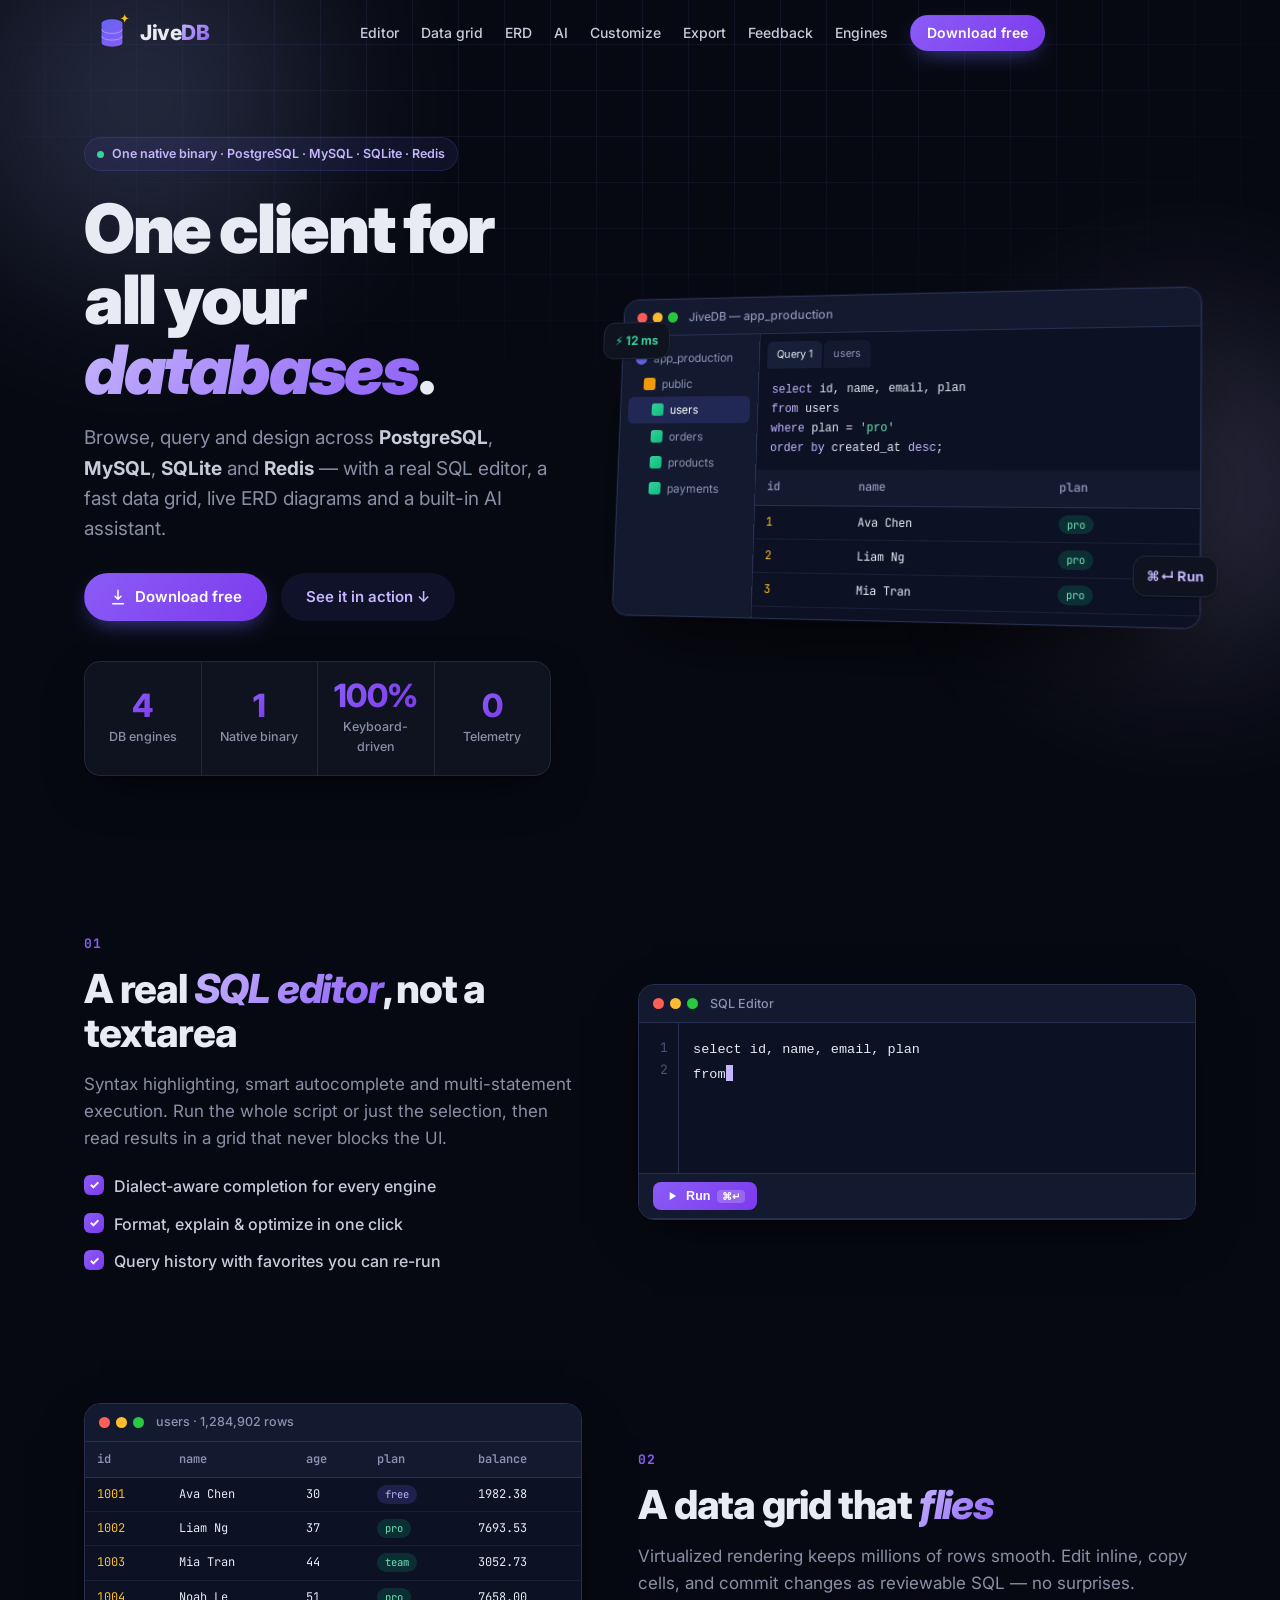
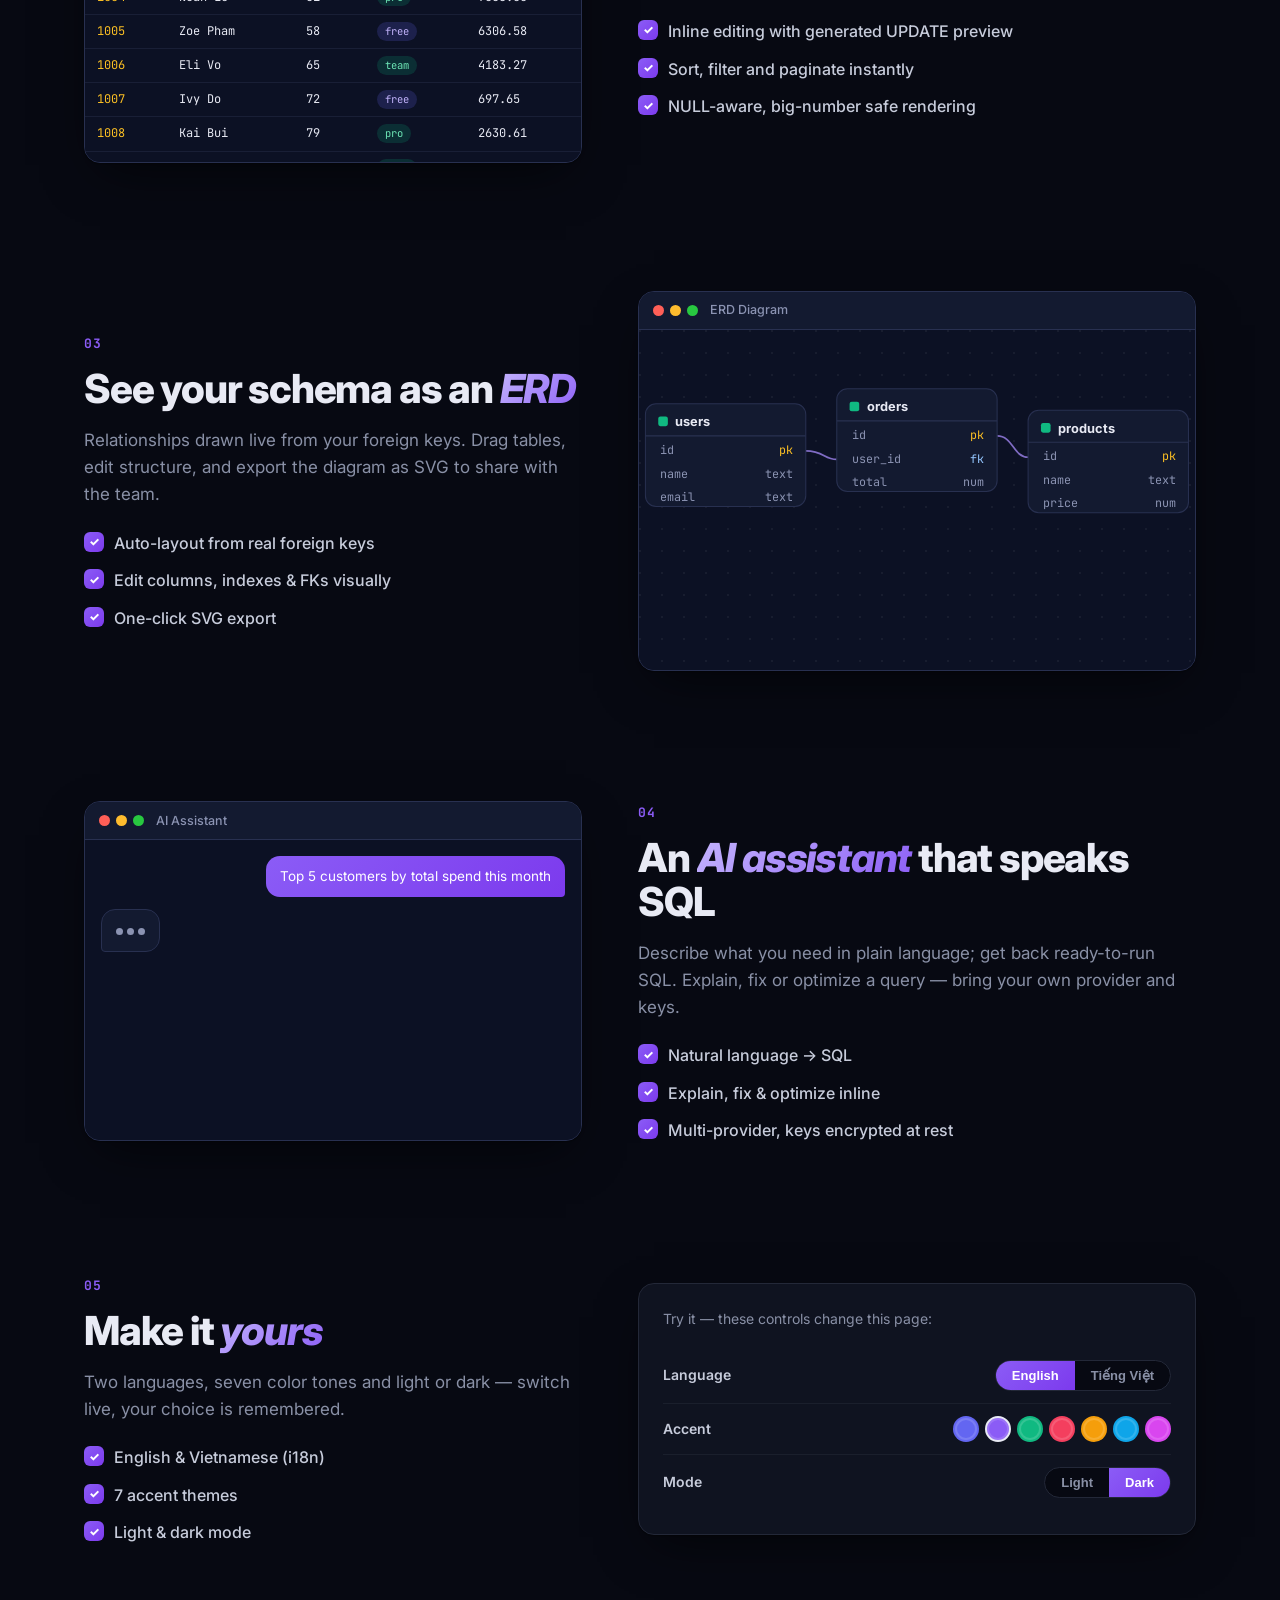
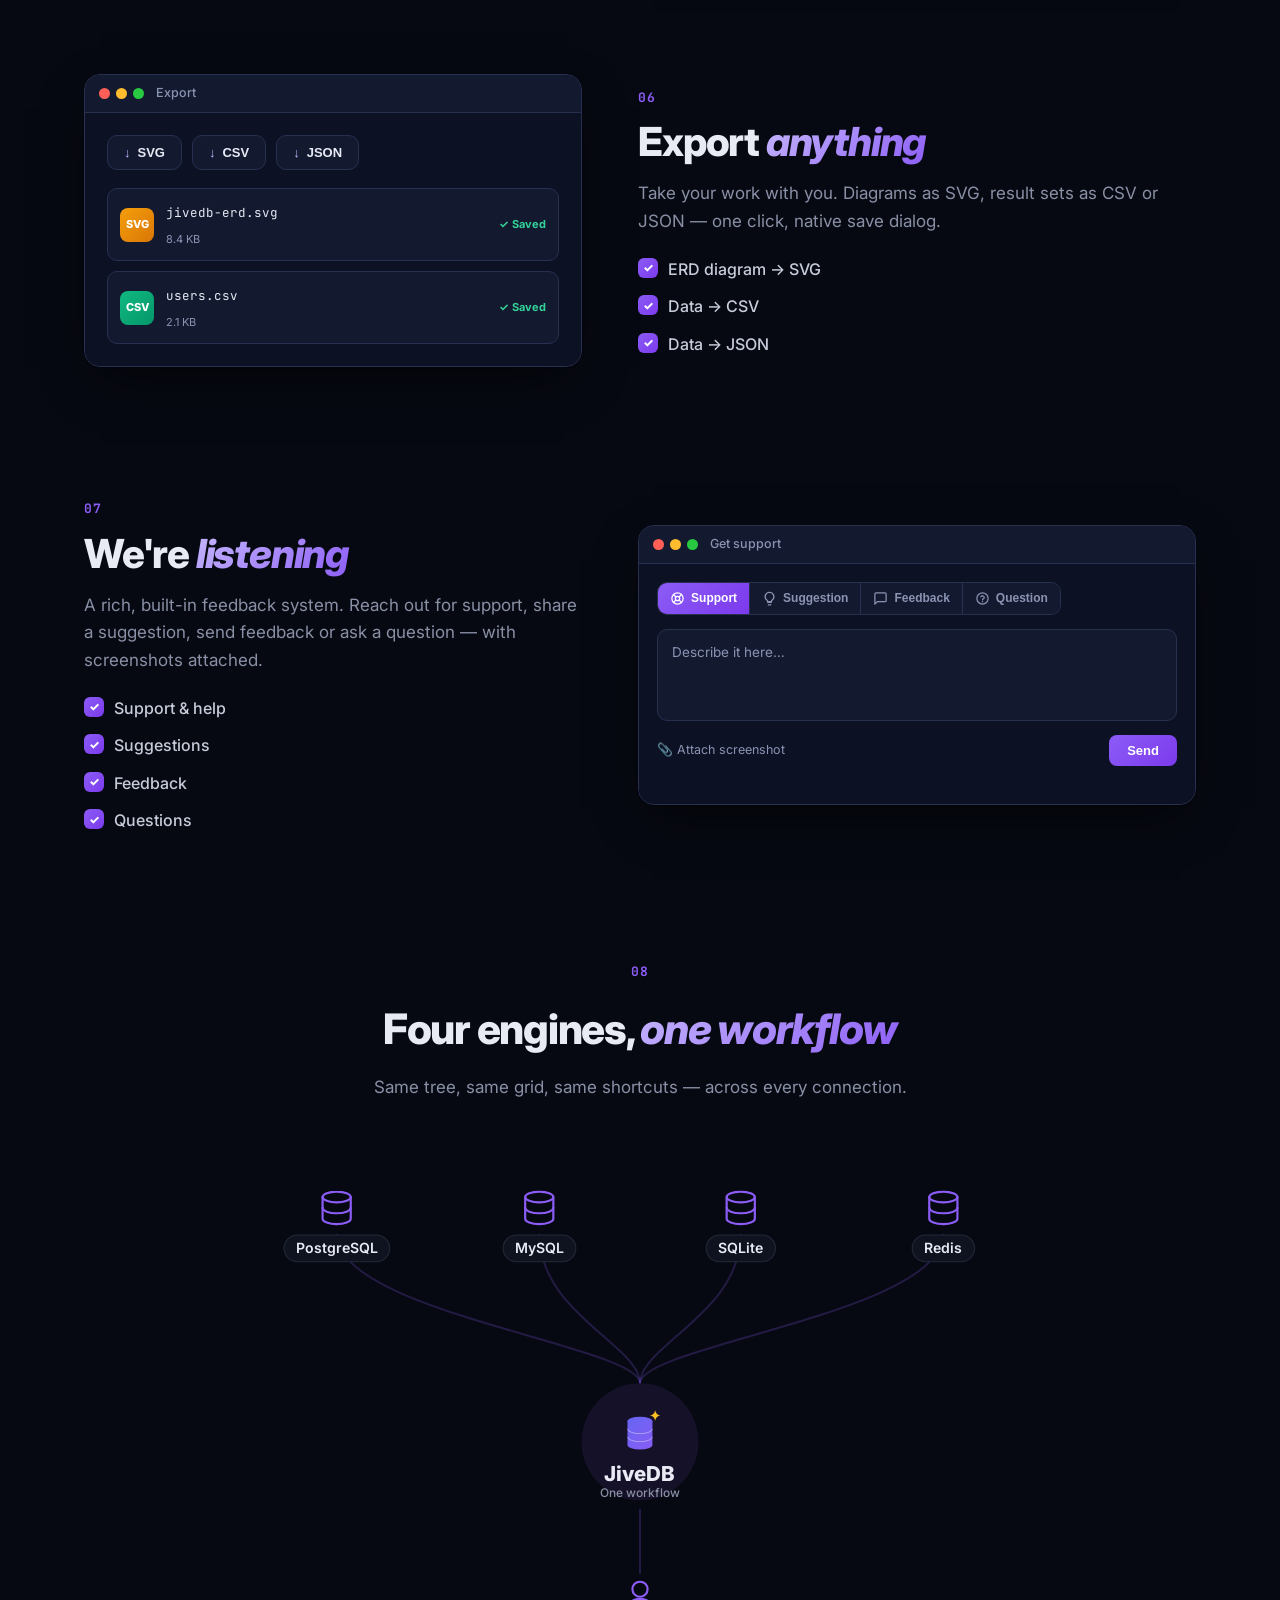
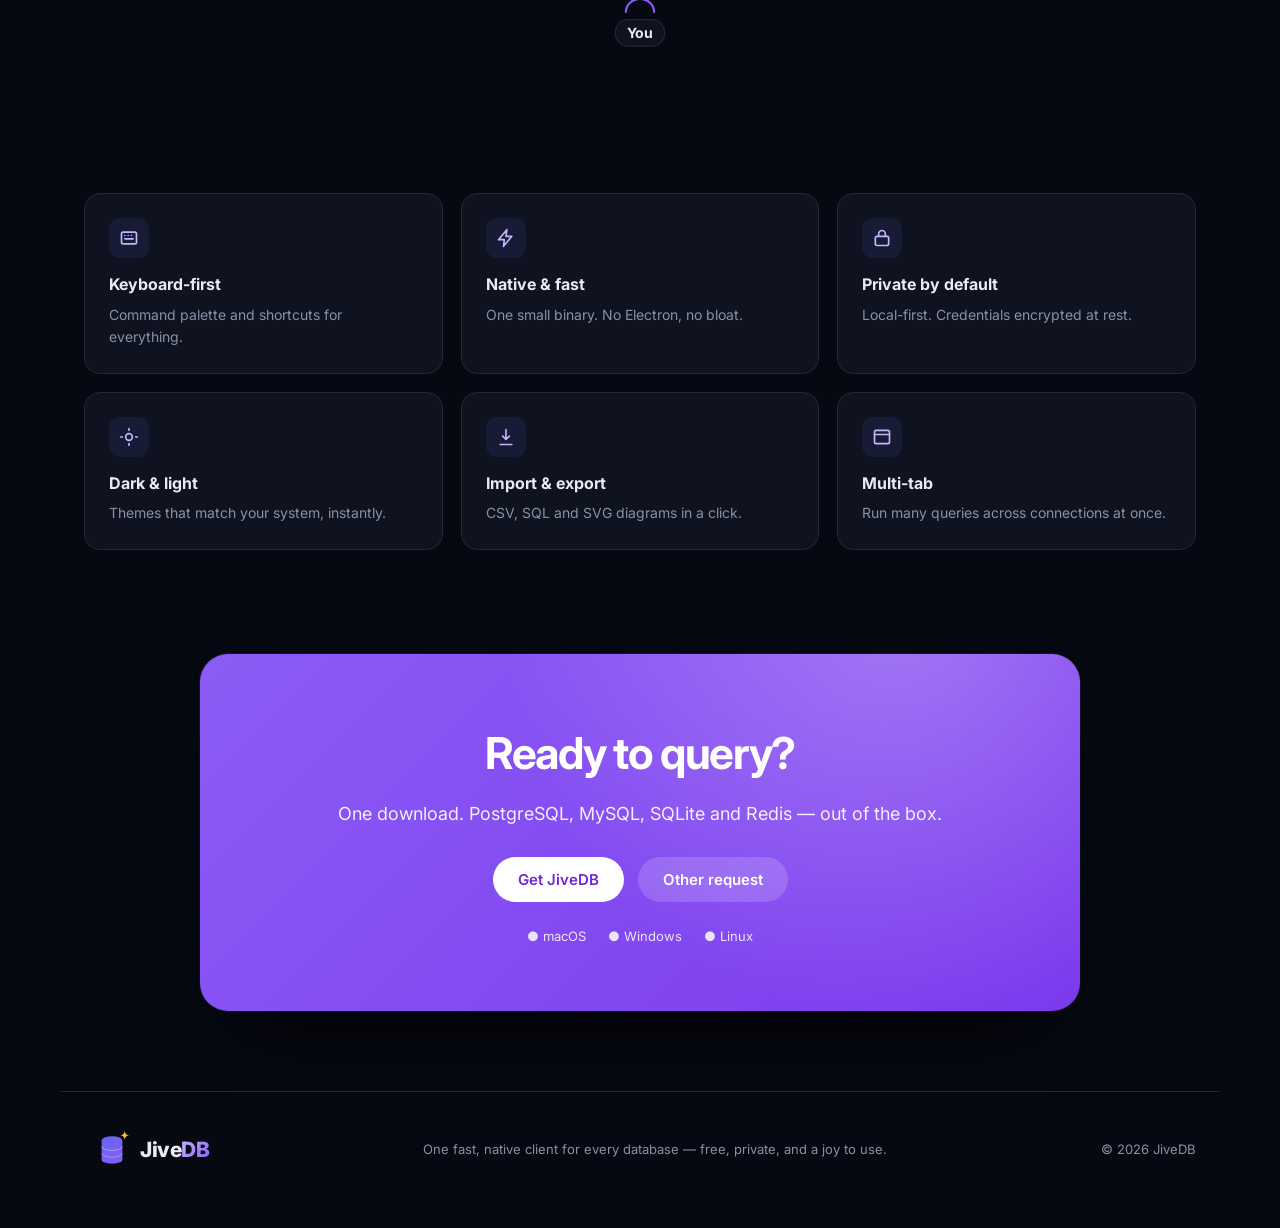
<file: docs/landing/index.html>
<!doctype html>
<html lang="en" data-theme="dark" data-accent="violet">
  <head>
    <meta charset="UTF-8" />
    <meta name="viewport" content="width=device-width, initial-scale=1.0" />

    <!-- Primary meta -->
    <title>JiveDB — One client for all your databases</title>
    <meta name="title" content="JiveDB — One client for all your databases" />
    <meta name="description" content="JiveDB is a fast, native desktop client for PostgreSQL, MySQL, SQLite and Redis — with a real SQL editor, a fast data grid, live ERD diagrams and a built-in AI assistant." />
    <meta name="keywords" content="JiveDB, database client, SQL editor, PostgreSQL, MySQL, SQLite, Redis, ERD diagram, data grid, native database GUI, cross-platform" />
    <meta name="author" content="JiveDB" />
    <meta name="application-name" content="JiveDB" />
    <meta name="robots" content="index, follow, max-image-preview:large, max-snippet:-1, max-video-preview:-1" />
    <link rel="canonical" href="https://jivedb.com/" />

    <!-- Favicons -->
    <link rel="icon" href="../brand/favicons/favicon.ico" sizes="any" />
    <link rel="icon" href="../brand/favicon.svg" type="image/svg+xml" />
    <link rel="icon" type="image/png" sizes="16x16" href="../brand/favicons/favicon-16x16.png" />
    <link rel="icon" type="image/png" sizes="32x32" href="../brand/favicons/favicon-32x32.png" />
    <link rel="icon" type="image/png" sizes="96x96" href="../brand/favicons/favicon-96x96.png" />
    <link rel="apple-touch-icon" sizes="180x180" href="../brand/favicons/apple-touch-icon.png" />
    <link rel="manifest" href="../brand/favicons/site.webmanifest" />

    <!-- Platform / PWA -->
    <meta name="theme-color" content="#0B1020" media="(prefers-color-scheme: dark)" />
    <meta name="theme-color" content="#F6F8FC" media="(prefers-color-scheme: light)" />
    <meta name="apple-mobile-web-app-title" content="JiveDB" />
    <meta name="mobile-web-app-capable" content="yes" />

    <!-- Open Graph -->
    <meta property="og:type" content="website" />
    <meta property="og:site_name" content="JiveDB" />
    <meta property="og:title" content="JiveDB — One client for all your databases" />
    <meta property="og:description" content="A fast, native client for PostgreSQL, MySQL, SQLite & Redis — SQL editor, data grid, ERD diagrams and an AI assistant." />
    <meta property="og:url" content="https://jivedb.com/" />
    <meta property="og:locale" content="en_US" />
    <meta property="og:locale:alternate" content="vi_VN" />
    <meta property="og:image" content="https://jivedb.com/og-image.jpg" />
    <meta property="og:image:width" content="1200" />
    <meta property="og:image:height" content="630" />
    <meta property="og:image:alt" content="JiveDB — one client for PostgreSQL, MySQL, SQLite & Redis" />

    <!-- Twitter / X -->
    <meta name="twitter:card" content="summary_large_image" />
    <meta name="twitter:title" content="JiveDB — One client for all your databases" />
    <meta name="twitter:description" content="A fast, native client for PostgreSQL, MySQL, SQLite & Redis — SQL editor, data grid, ERD diagrams and an AI assistant." />
    <meta name="twitter:image" content="https://jivedb.com/og-image.jpg" />

    <!-- Fonts + styles -->
    <link rel="preconnect" href="https://fonts.googleapis.com" />
    <link rel="preconnect" href="https://fonts.gstatic.com" crossorigin />
    <link
      href="https://fonts.googleapis.com/css2?family=Inter:wght@400;500;600;700;800;900&family=JetBrains+Mono:wght@400;500;700&display=swap"
      rel="stylesheet"
    />
    <link rel="stylesheet" href="css/styles.css" />

    <!-- Structured data -->
    <script type="application/ld+json">
      {
        "@context": "https://schema.org",
        "@type": "SoftwareApplication",
        "name": "JiveDB",
        "applicationCategory": "DeveloperApplication",
        "operatingSystem": "macOS, Windows, Linux",
        "description": "One client for all your databases — PostgreSQL, MySQL, SQLite & Redis. SQL editor, data grid, ERD diagrams and a built-in AI assistant.",
        "url": "https://jivedb.com/",
        "image": "https://jivedb.com/og-image.jpg",
        "offers": { "@type": "Offer", "price": "0", "priceCurrency": "USD" },
        "author": { "@type": "Organization", "name": "JiveDB", "url": "https://jivedb.com/" }
      }
    </script>
  </head>
  <body id="top">
    <!-- ── Background decor ─────────────────────────────────────────────── -->
    <div class="bg" aria-hidden="true">
      <div class="bg__grid"></div>
      <div class="bg__blob bg__blob--1"></div>
      <div class="bg__blob bg__blob--2"></div>
      <div class="bg__blob bg__blob--3"></div>
    </div>

    <!-- ── Nav ──────────────────────────────────────────────────────────── -->
    <header class="nav" id="nav">
      <div class="wrap nav__inner">
        <a class="brand" href="#top" aria-label="JiveDB home">
          <svg class="brand__mark" viewBox="0 0 512 512" width="56" height="56" aria-hidden="true">
            <defs>
              <linearGradient id="navMark" x1="146" y1="110" x2="366" y2="402" gradientUnits="userSpaceOnUse">
                <stop stop-color="#6366F1" />
                <stop offset="1" stop-color="#8B5CF6" />
              </linearGradient>
            </defs>
            <path d="M161 165 V347 A95 34 0 0 0 351 347 V165 Z" fill="url(#navMark)" />
            <ellipse cx="256" cy="165" rx="95" ry="34" fill="url(#navMark)" />
            <g fill="none" stroke="#fff" stroke-opacity=".5" stroke-width="6" stroke-linecap="round">
              <path d="M161 226 A95 34 0 0 0 351 226" />
              <path d="M161 287 A95 34 0 0 0 351 287" />
            </g>
            <path d="M372 82 C376 106 388 118 412 122 C388 126 376 138 372 162 C368 138 356 126 332 122 C356 118 368 106 372 82 Z" fill="#FBBF24" />
          </svg>
          <span class="brand__name">Jive<span class="brand__db">DB</span></span>
        </a>

        <nav class="nav__links" id="navLinks">
          <a href="#editor" data-i18n="nav_editor">Editor</a>
          <a href="#grid" data-i18n="nav_grid">Data grid</a>
          <a href="#erd">ERD</a>
          <a href="#ai">AI</a>
          <a href="#customize" data-i18n="nav_customize">Customize</a>
          <a href="#export" data-i18n="nav_export">Export</a>
          <a href="#feedback" data-i18n="nav_feedback">Feedback</a>
          <a href="#engines" data-i18n="nav_engines">Engines</a>

          <a class="btn btn--primary" href="#download" data-open="dlModal" data-i18n="nav_download">Download free</a>
        </nav>

        <button class="nav__toggle" id="navToggle" aria-label="Toggle menu" aria-expanded="false">
          <span class="bar"></span><span class="bar"></span><span class="bar"></span>
        </button>
      </div>
    </header>

    <main>
      <!-- ── Hero ───────────────────────────────────────────────────────── -->
      <section class="hero wrap">
        <div class="hero__copy reveal">
          <span class="pill"><span class="pill__dot"></span> <span data-i18n="hero_pill">One native binary · PostgreSQL · MySQL · SQLite · Redis</span></span>
          <h1 class="hero__title" data-i18n-html="hero_title">
            One client for <span class="ink">all your <em>databases</em></span>.
          </h1>
          <p class="hero__sub" data-i18n-html="hero_sub">
            Browse, query and design across <b>PostgreSQL</b>, <b>MySQL</b>,
            <b>SQLite</b> and <b>Redis</b> — with a real SQL editor, a fast data
            grid, live ERD diagrams and a built-in AI assistant.
          </p>
          <div class="cta">
            <a class="btn btn--primary btn--lg" href="#download" data-open="dlModal">
              <svg viewBox="0 0 24 24" width="18" height="18" fill="none" stroke="currentColor" stroke-width="2" stroke-linecap="round" stroke-linejoin="round">
                <path d="M12 3v12m0 0 4-4m-4 4-4-4M5 21h14" />
              </svg>
              <span data-i18n="hero_cta1">Download free</span>
            </a>
            <a class="btn btn--soft btn--lg" href="#editor" data-i18n="hero_cta2">See it in action ↓</a>
          </div>
          <ul class="stats">
            <li><b data-count="4">0</b><span data-i18n="stat_engines">DB engines</span></li>
            <li><b data-count="1">0</b><span data-i18n="stat_native">Native binary</span></li>
            <li><b data-count="100" data-suffix="%">0</b><span data-i18n="stat_kbd">Keyboard-driven</span></li>
            <li><b data-count="0">0</b><span data-i18n="stat_tel">Telemetry</span></li>
          </ul>
        </div>

        <!-- Floating app window (animated) -->
        <div class="hero__app reveal" id="heroApp">
          <div class="win win--float">
            <div class="win__bar">
              <span class="dots"><i></i><i></i><i></i></span>
              <span class="win__title">JiveDB — app_production</span>
            </div>
            <div class="win__body">
              <aside class="tree">
                <div class="tree__row tree__row--root"><span class="ic ic--pg"></span> app_production</div>
                <div class="tree__row tree__row--in"><span class="ic ic--folder"></span> public</div>
                <div class="tree__row tree__row--in2 is-active"><span class="ic ic--table"></span> users</div>
                <div class="tree__row tree__row--in2"><span class="ic ic--table"></span> orders</div>
                <div class="tree__row tree__row--in2"><span class="ic ic--table"></span> products</div>
                <div class="tree__row tree__row--in2"><span class="ic ic--table"></span> payments</div>
              </aside>
              <div class="pane">
                <div class="mini-tabs">
                  <span class="mini-tab is-active">Query 1</span>
                  <span class="mini-tab">users</span>
                </div>
                <pre class="mini-code"><code><span class="k">select</span> id, name, email, plan
<span class="k">from</span> users
<span class="k">where</span> plan = <span class="s">'pro'</span>
<span class="k">order by</span> created_at <span class="k">desc</span>;</code></pre>
                <div class="mini-grid" id="heroGrid"></div>
              </div>
            </div>
          </div>
          <div class="badge-float badge-float--a">⚡ 12 ms</div>
          <div class="badge-float badge-float--b">⌘↵ Run</div>
        </div>
      </section>

      <!-- ── 01 · SQL Editor ────────────────────────────────────────────── -->
      <section class="section wrap" id="editor">
        <div class="feat">
          <div class="feat__copy reveal">
            <span class="num">01</span>
            <h2 data-i18n-html="s01_h">A real <em>SQL editor</em>, not a textarea</h2>
            <p data-i18n="s01_p">
              Syntax highlighting, smart autocomplete and multi-statement
              execution. Run the whole script or just the selection, then read
              results in a grid that never blocks the UI.
            </p>
            <ul class="ticks">
              <li data-i18n="s01_t1">Dialect-aware completion for every engine</li>
              <li data-i18n="s01_t2">Format, explain & optimize in one click</li>
              <li data-i18n="s01_t3">Query history with favorites you can re-run</li>
            </ul>
          </div>
          <div class="feat__demo reveal">
            <div class="win">
              <div class="win__bar">
                <span class="dots"><i></i><i></i><i></i></span>
                <span class="win__title">SQL Editor</span>
              </div>
              <div class="editor">
                <div class="editor__gutter" id="gutter">1</div>
                <pre class="editor__code"><code id="typed"></code><span class="caret"></span></pre>
              </div>
              <div class="toolbar">
                <button class="run" id="runBtn">
                  <svg viewBox="0 0 24 24" width="14" height="14" fill="currentColor"><path d="M8 5v14l11-7z" /></svg>
                  Run <kbd>⌘↵</kbd>
                </button>
                <span class="toolbar__status" id="runStatus"></span>
              </div>
              <div class="result" id="editorResult"></div>
            </div>
          </div>
        </div>
      </section>

      <!-- ── 02 · Data grid ─────────────────────────────────────────────── -->
      <section class="section wrap" id="grid">
        <div class="feat feat--rev">
          <div class="feat__copy reveal">
            <span class="num">02</span>
            <h2 data-i18n-html="s02_h">A data grid that <em>flies</em></h2>
            <p data-i18n="s02_p">
              Virtualized rendering keeps millions of rows smooth. Edit inline,
              copy cells, and commit changes as reviewable SQL — no surprises.
            </p>
            <ul class="ticks">
              <li data-i18n="s02_t1">Inline editing with generated UPDATE preview</li>
              <li data-i18n="s02_t2">Sort, filter and paginate instantly</li>
              <li data-i18n="s02_t3">NULL-aware, big-number safe rendering</li>
            </ul>
          </div>
          <div class="feat__demo reveal">
            <div class="win">
              <div class="win__bar">
                <span class="dots"><i></i><i></i><i></i></span>
                <span class="win__title">users · 1,284,902 rows</span>
              </div>
              <div class="bigrid" id="bigrid"></div>
            </div>
          </div>
        </div>
      </section>

      <!-- ── 03 · ERD ───────────────────────────────────────────────────── -->
      <section class="section wrap" id="erd">
        <div class="feat">
          <div class="feat__copy reveal">
            <span class="num">03</span>
            <h2 data-i18n-html="s03_h">See your schema as an <em>ERD</em></h2>
            <p data-i18n="s03_p">
              Relationships drawn live from your foreign keys. Drag tables, edit
              structure, and export the diagram as SVG to share with the team.
            </p>
            <ul class="ticks">
              <li data-i18n="s03_t1">Auto-layout from real foreign keys</li>
              <li data-i18n="s03_t2">Edit columns, indexes & FKs visually</li>
              <li data-i18n="s03_t3">One-click SVG export</li>
            </ul>
          </div>
          <div class="feat__demo reveal">
            <div class="win">
              <div class="win__bar">
                <span class="dots"><i></i><i></i><i></i></span>
                <span class="win__title">ERD Diagram</span>
              </div>
              <div class="erd" id="erdCanvas"></div>
            </div>
          </div>
        </div>
      </section>

      <!-- ── 04 · AI assistant ──────────────────────────────────────────── -->
      <section class="section wrap" id="ai">
        <div class="feat feat--rev">
          <div class="feat__copy reveal">
            <span class="num">04</span>
            <h2 data-i18n-html="s04_h">An <em>AI assistant</em> that speaks SQL</h2>
            <p data-i18n="s04_p">
              Describe what you need in plain language; get back ready-to-run
              SQL. Explain, fix or optimize a query — bring your own provider
              and keys.
            </p>
            <ul class="ticks">
              <li data-i18n="s04_t1">Natural language → SQL</li>
              <li data-i18n="s04_t2">Explain, fix & optimize inline</li>
              <li data-i18n="s04_t3">Multi-provider, keys encrypted at rest</li>
            </ul>
          </div>
          <div class="feat__demo reveal">
            <div class="win">
              <div class="win__bar">
                <span class="dots"><i></i><i></i><i></i></span>
                <span class="win__title">AI Assistant</span>
              </div>
              <div class="chat" id="chat"></div>
            </div>
          </div>
        </div>
      </section>

      <!-- ── 05 · Customize (lang · themes · mode) ───────────────────────── -->
      <section class="section wrap" id="customize">
        <div class="feat">
          <div class="feat__copy reveal">
            <span class="num">05</span>
            <h2 data-i18n-html="s06_h">Make it <em>yours</em></h2>
            <p data-i18n="s06_p">Two languages, seven color tones and light or dark — switch live, your choice is remembered.</p>
            <ul class="ticks">
              <li data-i18n="s06_t1">English & Vietnamese (i18n)</li>
              <li data-i18n="s06_t2">7 accent themes</li>
              <li data-i18n="s06_t3">Light & dark mode</li>
            </ul>
          </div>
          <div class="feat__demo reveal">
            <div class="appearance">
              <p class="appearance__hint" data-i18n="s06_try">Try it — these controls change this page:</p>

              <div class="ap-row">
                <span class="ap-label" data-i18n="ctl_lang">Language</span>
                <div class="seg" id="langSeg">
                  <button data-lang="en">English</button>
                  <button data-lang="vi">Tiếng Việt</button>
                </div>
              </div>

              <div class="ap-row">
                <span class="ap-label" data-i18n="ctl_accent">Accent</span>
                <div class="swatches swatches--lg" id="swatchesPanel"></div>
              </div>

              <div class="ap-row">
                <span class="ap-label">Mode</span>
                <div class="seg" id="modeSeg">
                  <button data-mode="light" data-i18n="ctl_light">Light</button>
                  <button data-mode="dark" data-i18n="ctl_dark">Dark</button>
                </div>
              </div>
            </div>
          </div>
        </div>
      </section>

      <!-- ── 06 · Export ────────────────────────────────────────────────── -->
      <section class="section wrap" id="export">
        <div class="feat feat--rev">
          <div class="feat__copy reveal">
            <span class="num">06</span>
            <h2 data-i18n-html="s07_h">Export <em>anything</em></h2>
            <p data-i18n="s07_p">Take your work with you. Diagrams as SVG, result sets as CSV or JSON — one click, native save dialog.</p>
            <ul class="ticks">
              <li data-i18n="s07_t1">ERD diagram → SVG</li>
              <li data-i18n="s07_t2">Data → CSV</li>
              <li data-i18n="s07_t3">Data → JSON</li>
            </ul>
          </div>
          <div class="feat__demo reveal">
            <div class="win">
              <div class="win__bar">
                <span class="dots"><i></i><i></i><i></i></span>
                <span class="win__title">Export</span>
              </div>
              <div class="export">
                <div class="export__btns">
                  <button class="xbtn" data-file="jivedb-erd.svg" data-kind="svg">SVG</button>
                  <button class="xbtn" data-file="users.csv" data-kind="csv">CSV</button>
                  <button class="xbtn" data-file="users.json" data-kind="json">JSON</button>
                </div>
                <div class="export__files" id="exportFiles"></div>
              </div>
            </div>
          </div>
        </div>
      </section>

      <!-- ── 07 · Feedback system ───────────────────────────────────────── -->
      <section class="section wrap" id="feedback">
        <div class="feat">
          <div class="feat__copy reveal">
            <span class="num">07</span>
            <h2 data-i18n-html="s08_h">We're <em>listening</em></h2>
            <p data-i18n="s08_p">A rich, built-in feedback system. Reach out for support, share a suggestion, send feedback or ask a question — with screenshots attached.</p>
            <ul class="ticks">
              <li data-i18n="s08_t1">Support & help</li>
              <li data-i18n="s08_t2">Suggestions</li>
              <li data-i18n="s08_t3">Feedback</li>
              <li data-i18n="s08_t4">Questions</li>
            </ul>
          </div>
          <div class="feat__demo reveal">
            <div class="win">
              <div class="win__bar">
                <span class="dots"><i></i><i></i><i></i></span>
                <span class="win__title" id="fbTitle">Send feedback</span>
              </div>
              <div class="fb">
                <div class="fb__types" id="fbTypes">
                  <button data-type="support" class="is-active">
                    <span class="fb__ic"><svg viewBox="0 0 24 24" fill="none" stroke="currentColor" stroke-width="2" stroke-linecap="round" stroke-linejoin="round"><circle cx="12" cy="12" r="9"/><circle cx="12" cy="12" r="3.5"/><path d="M5.6 5.6l3.9 3.9M14.5 14.5l3.9 3.9M18.4 5.6l-3.9 3.9M9.5 14.5l-3.9 3.9"/></svg></span>
                    <span data-i18n="type_support">Support</span>
                  </button>
                  <button data-type="suggestion">
                    <span class="fb__ic"><svg viewBox="0 0 24 24" fill="none" stroke="currentColor" stroke-width="2" stroke-linecap="round" stroke-linejoin="round"><path d="M9 18h6"/><path d="M10 22h4"/><path d="M12 2a7 7 0 0 0-4 12.7c.6.5 1 1.3 1 2.1V17h6v-.2c0-.8.4-1.6 1-2.1A7 7 0 0 0 12 2z"/></svg></span>
                    <span data-i18n="type_suggestion">Suggestion</span>
                  </button>
                  <button data-type="feedback">
                    <span class="fb__ic"><svg viewBox="0 0 24 24" fill="none" stroke="currentColor" stroke-width="2" stroke-linecap="round" stroke-linejoin="round"><path d="M21 15a2 2 0 0 1-2 2H7l-4 4V5a2 2 0 0 1 2-2h14a2 2 0 0 1 2 2z"/></svg></span>
                    <span data-i18n="type_feedback">Feedback</span>
                  </button>
                  <button data-type="question">
                    <span class="fb__ic"><svg viewBox="0 0 24 24" fill="none" stroke="currentColor" stroke-width="2" stroke-linecap="round" stroke-linejoin="round"><circle cx="12" cy="12" r="9"/><path d="M9.2 9.2a3 3 0 0 1 5.6 1c0 2-2.8 2.5-2.8 4"/><path d="M12 17h.01"/></svg></span>
                    <span data-i18n="type_question">Question</span>
                  </button>
                </div>
                <div class="fb__field" id="fbField" data-i18n="fb_ph">Describe it here…</div>
                <div class="fb__foot">
                  <span class="fb__attach" data-i18n="fb_attach">📎 Attach screenshot</span>
                  <button class="fb__send" data-i18n="fb_send">Send</button>
                </div>
              </div>
            </div>
          </div>
        </div>
      </section>

      <!-- ── 08 · Engines ───────────────────────────────────────────────── -->
      <section class="section wrap" id="engines">
        <div class="section__head reveal">
          <span class="num num--center">08</span>
          <h2 data-i18n-html="s05_h">Four engines, <em>one workflow</em></h2>
          <p data-i18n="s05_p">Same tree, same grid, same shortcuts — across every connection.</p>
        </div>
        <div class="flow reveal" id="flowDiagram"></div>
      </section>

      <!-- ── Features strip ─────────────────────────────────────────────── -->
      <section class="section wrap">
        <div class="features" id="featureGrid"></div>
      </section>

      <!-- ── CTA ────────────────────────────────────────────────────────── -->
      <section class="wrap" id="download">
        <div class="cta-box reveal">
          <h2 data-i18n="cta_h">Ready to query?</h2>
          <p data-i18n="cta_p">One download. PostgreSQL, MySQL, SQLite and Redis — out of the box.</p>
          <div class="cta cta--center">
            <a class="btn btn--primary btn--lg" href="#download" data-open="dlModal" data-i18n="cta_b1">Get JiveDB</a>
            <a class="btn btn--soft btn--lg" href="#" data-open="contactModal" data-i18n="cta_b2">Other request</a>
          </div>
          <div class="cta-box__os">
            <span>● macOS</span><span>● Windows</span><span>● Linux</span>
          </div>
        </div>
      </section>
    </main>

    <!-- ── Footer ───────────────────────────────────────────────────────── -->
    <footer class="footer wrap">
      <a class="brand" href="#top" aria-label="JiveDB home">
        <svg class="brand__mark" viewBox="0 0 512 512" width="56" height="56" aria-hidden="true">
          <defs>
            <linearGradient id="ftMark" x1="146" y1="110" x2="366" y2="402" gradientUnits="userSpaceOnUse">
              <stop stop-color="#6366F1" /><stop offset="1" stop-color="#8B5CF6" />
            </linearGradient>
          </defs>
          <path d="M161 165 V347 A95 34 0 0 0 351 347 V165 Z" fill="url(#ftMark)" />
          <ellipse cx="256" cy="165" rx="95" ry="34" fill="url(#ftMark)" />
          <g fill="none" stroke="#fff" stroke-opacity=".5" stroke-width="6" stroke-linecap="round">
            <path d="M161 226 A95 34 0 0 0 351 226" />
            <path d="M161 287 A95 34 0 0 0 351 287" />
          </g>
          <path d="M372 82 C376 106 388 118 412 122 C388 126 376 138 372 162 C368 138 356 126 332 122 C356 118 368 106 372 82 Z" fill="#FBBF24" />
        </svg>
        <span class="brand__name">Jive<span class="brand__db">DB</span></span>
      </a>
      <p class="footer__note" data-i18n="footer_note">Built with Wails, React &amp; Go.</p>
      <p class="footer__copy">© <span id="year"></span> JiveDB</p>
    </footer>

    <!-- ── Download modal ───────────────────────────────────────────────── -->
    <div class="modal" id="dlModal" hidden>
      <div class="modal__backdrop" data-close></div>
      <div class="modal__panel" role="dialog" aria-modal="true" aria-labelledby="dlTitle">
        <button class="modal__x" data-close aria-label="Close">
          <svg viewBox="0 0 24 24" width="18" height="18" fill="none" stroke="currentColor" stroke-width="2" stroke-linecap="round"><path d="M6 6l12 12M18 6 6 18"/></svg>
        </button>
        <h3 class="modal__title" id="dlTitle" data-i18n="dl_title">Download JiveDB</h3>
        <p class="modal__sub" data-i18n="dl_sub">Free, no sign-up. Choose your platform.</p>
        <div class="os-list">
          <a class="os" href="#" target="_blank" rel="noopener">
            <span class="os__ic">
              <svg viewBox="0 0 24 24" fill="currentColor" width="22" height="22"><path d="M16.365 1.43c0 1.14-.42 2.2-1.12 3-.78.9-2.06 1.6-3.12 1.52-.13-1.1.43-2.27 1.1-3 .76-.82 2.1-1.45 3.14-1.52zM20.5 17.2c-.5 1.15-.74 1.66-1.38 2.68-.9 1.42-2.16 3.2-3.73 3.2-1.4 0-1.76-.92-3.66-.9-1.9.01-2.3.92-3.7.9-1.57 0-2.77-1.6-3.67-3.02C1.2 16.6.97 12 2.6 9.6c1.15-1.72 2.97-2.72 4.68-2.72 1.74 0 2.84.96 4.28.96 1.4 0 2.25-.96 4.28-.96 1.53 0 3.15.83 4.3 2.27-3.78 2.07-3.16 7.46.36 8.05z"/></svg>
            </span>
            <span class="os__txt"><b>macOS</b><span class="os__meta" data-i18n="dl_mac">Universal · Apple Silicon & Intel</span></span>
            <svg class="os__arrow" viewBox="0 0 24 24" width="18" height="18" fill="none" stroke="currentColor" stroke-width="2" stroke-linecap="round" stroke-linejoin="round"><path d="M12 3v12m0 0 4-4m-4 4-4-4M5 21h14"/></svg>
          </a>
          <a class="os" href="#" target="_blank" rel="noopener">
            <span class="os__ic">
              <svg viewBox="0 0 24 24" fill="currentColor" width="22" height="22"><path d="M3 5.5l7.2-1v7.3H3V5.5zM11.4 4.3 21 3v9.3h-9.6V4.3zM3 13.2h7.2v7.2L3 19.4v-6.2zM11.4 13.2H21V21l-9.6-1.3v-6.5z"/></svg>
            </span>
            <span class="os__txt"><b>Windows</b><span class="os__meta" data-i18n="dl_win">64-bit · Windows 10/11</span></span>
            <svg class="os__arrow" viewBox="0 0 24 24" width="18" height="18" fill="none" stroke="currentColor" stroke-width="2" stroke-linecap="round" stroke-linejoin="round"><path d="M12 3v12m0 0 4-4m-4 4-4-4M5 21h14"/></svg>
          </a>
          <a class="os" href="#" target="_blank" rel="noopener">
            <span class="os__ic">
              <svg viewBox="0 0 24 24" fill="currentColor" width="22" height="22"><path d="M12 2c2.1 0 3.3 1.8 3.3 4 0 1.3.5 2 1.4 3.1 1 1.3 2.1 2.6 2.1 4.6 0 1-.5 1.6-1.3 1.9.3.9 1.4 1.6 2.3 2.2.6.4.9.8.9 1.3 0 .8-.9 1.1-2.3 1.4-1.3.2-2.2.6-2.9 1-.6.3-1.2.5-1.8.5s-1.2-.2-1.8-.5c-.7-.4-1.6-.8-2.9-1-1.4-.3-2.3-.6-2.3-1.4 0-.5.3-.9.9-1.3.9-.6 2-1.3 2.3-2.2-.8-.3-1.3-.9-1.3-1.9 0-2 1.1-3.3 2.1-4.6.9-1.1 1.4-1.8 1.4-3.1 0-2.2 1.2-4 3.3-4z"/></svg>
            </span>
            <span class="os__txt"><b>Linux</b><span class="os__meta" data-i18n="dl_linux">AppImage · x86_64 & ARM64</span></span>
            <svg class="os__arrow" viewBox="0 0 24 24" width="18" height="18" fill="none" stroke="currentColor" stroke-width="2" stroke-linecap="round" stroke-linejoin="round"><path d="M12 3v12m0 0 4-4m-4 4-4-4M5 21h14"/></svg>
          </a>
        </div>
      </div>
    </div>

    <!-- ── Contact modal ────────────────────────────────────────────────── -->
    <div class="modal" id="contactModal" hidden>
      <div class="modal__backdrop" data-close></div>
      <div class="modal__panel" role="dialog" aria-modal="true" aria-labelledby="ctTitle">
        <button class="modal__x" data-close aria-label="Close">
          <svg viewBox="0 0 24 24" width="18" height="18" fill="none" stroke="currentColor" stroke-width="2" stroke-linecap="round"><path d="M6 6l12 12M18 6 6 18"/></svg>
        </button>
        <h3 class="modal__title" id="ctTitle" data-i18n="ct_title">Get in touch</h3>
        <p class="modal__sub" data-i18n="ct_sub">Questions, partnerships or anything else — send us a note.</p>
        <form class="ct-form" id="ctForm">
          <input class="ct-input" type="text" data-i18n-ph="ct_name" placeholder="Your name" />
          <input class="ct-input" type="email" data-i18n-ph="ct_email" placeholder="Email address" />
          <textarea class="ct-input" rows="4" data-i18n-ph="ct_msg" placeholder="How can we help?"></textarea>
          <button class="btn btn--primary btn--lg ct-send" type="submit" data-i18n="ct_send">Send message</button>
        </form>
      </div>
    </div>

    <script src="js/app.js" defer></script>
  </body>
</html>
</file>
<file: docs/landing/css/styles.css>
/* ═══════════════════════════════════════════════════════════════════════════
   JiveDB — Landing v2
   Light, minimal, jivecode-inspired. Dark "product" windows for contrast.
   ═══════════════════════════════════════════════════════════════════════════ */

/* ── Tokens ──────────────────────────────────────────────────────────────── */
:root {
  /* Accent raw colors (default indigo) — overridden by [data-accent] */
  --c-soft: #a5b4fc; --c1: #6366f1; --c2: #4f46e5; --c-deep: #4338ca;

  /* Dark surfaces (default) */
  --bg: #070912;
  --surface: #0f1320;
  --ink: #e8eaf4;
  --ink-soft: #c7ccdb;
  --muted: #8990a6;
  --line: #232838;
  --line-soft: #1a1f2c;
  --nav-bg: rgba(7, 9, 18, 0.72);
  --menu-bg: rgba(9, 12, 22, 0.94);
  --accent: #34d399;
  --amber: #fbbf24;

  /* Semantic accent tokens (dark) */
  --primary: var(--c1);
  --primary-2: var(--c-soft);
  --primary-ink: var(--c-soft);
  --grad: linear-gradient(135deg, var(--c-soft), var(--c1));
  --grad-ink: linear-gradient(135deg, var(--c1), var(--c2));

  /* App-window palette — stays dark in both modes so windows pop */
  --d-bg: #0c1124;
  --d-bg2: #131a30;
  --d-line: #283050;
  --d-ink: #e7e9f3;
  --d-muted: #8b93b2;

  --r: 16px;
  --r-sm: 10px;
  --shadow: 0 1px 2px rgba(0, 0, 0, 0.4), 0 18px 50px -16px rgba(0, 0, 0, 0.7);
  --shadow-lg: 0 40px 90px -30px rgba(0, 0, 0, 0.85), 0 0 0 1px rgba(129, 140, 248, 0.1);
  --wrap: 1160px;
  --ease: cubic-bezier(0.22, 1, 0.36, 1);
}

/* ── 7 accent tones ──────────────────────────────────────────────────────── */
[data-accent="indigo"]  { --c-soft:#a5b4fc; --c1:#6366f1; --c2:#4f46e5; --c-deep:#4338ca; }
[data-accent="violet"]  { --c-soft:#c4b5fd; --c1:#8b5cf6; --c2:#7c3aed; --c-deep:#6d28d9; }
[data-accent="emerald"] { --c-soft:#6ee7b7; --c1:#10b981; --c2:#059669; --c-deep:#047857; }
[data-accent="rose"]    { --c-soft:#fda4af; --c1:#f43f5e; --c2:#e11d48; --c-deep:#be123c; }
[data-accent="amber"]   { --c-soft:#fcd34d; --c1:#f59e0b; --c2:#d97706; --c-deep:#b45309; }
[data-accent="sky"]     { --c-soft:#7dd3fc; --c1:#0ea5e9; --c2:#0284c7; --c-deep:#0369a1; }
[data-accent="fuchsia"] { --c-soft:#f0abfc; --c1:#d946ef; --c2:#c026d3; --c-deep:#a21caf; }

/* ── Light mode overrides ────────────────────────────────────────────────── */
[data-theme="light"] {
  --bg: #f6f8fc;
  --surface: #ffffff;
  --ink: #0d1117;
  --ink-soft: #3a4250;
  --muted: #5b6472;
  --line: #e6e9f0;
  --line-soft: #eef1f6;
  --nav-bg: rgba(246, 248, 252, 0.82);
  --menu-bg: rgba(248, 250, 253, 0.95);
  --primary: var(--c2);
  --primary-2: var(--c1);
  --primary-ink: var(--c-deep);
  --grad: linear-gradient(135deg, var(--c1), var(--c-deep));
  --grad-ink: linear-gradient(135deg, var(--c1), var(--c2));
  --shadow: 0 1px 2px rgba(16, 22, 40, 0.05), 0 16px 44px -14px rgba(16, 22, 40, 0.18);
  --shadow-lg: 0 30px 80px -24px rgba(60, 50, 130, 0.3);
}

html { transition: background 0.3s var(--ease); }

* { box-sizing: border-box; }
html { scroll-behavior: smooth; }

body {
  margin: 0;
  background: var(--bg);
  color: var(--ink);
  font-family: "Inter", system-ui, -apple-system, "Segoe UI", sans-serif;
  font-size: 16px;
  line-height: 1.6;
  -webkit-font-smoothing: antialiased;
  overflow-x: hidden;
}

a { color: inherit; text-decoration: none; }
em { font-style: italic; }
.wrap { width: 100%; max-width: var(--wrap); margin: 0 auto; padding: 0 24px; }

/* ── Background decor ─────────────────────────────────────────────────────── */
.bg { position: fixed; inset: 0; z-index: -1; overflow: hidden; }
.bg__grid {
  position: absolute; inset: -2px;
  background-image:
    linear-gradient(to right, rgba(129, 140, 248, 0.08) 1px, transparent 1px),
    linear-gradient(to bottom, rgba(129, 140, 248, 0.08) 1px, transparent 1px);
  background-size: 46px 46px;
  -webkit-mask-image: radial-gradient(ellipse 80% 60% at 50% 0%, #000 30%, transparent 75%);
          mask-image: radial-gradient(ellipse 80% 60% at 50% 0%, #000 30%, transparent 75%);
}
.bg__blob {
  position: absolute; border-radius: 50%; filter: blur(80px); opacity: 0.28;
  animation: drift 22s var(--ease) infinite alternate;
}
.bg__blob--1 { width: 520px; height: 520px; top: -160px; left: -120px; background: radial-gradient(circle, #a5b4fc, transparent 70%); }
.bg__blob--2 { width: 460px; height: 460px; top: 260px; right: -140px; background: radial-gradient(circle, #c4b5fd, transparent 70%); animation-delay: -7s; }
.bg__blob--3 { width: 420px; height: 420px; top: 1200px; left: 30%; background: radial-gradient(circle, #99f6e4, transparent 70%); animation-delay: -13s; }
@keyframes drift { to { transform: translate3d(40px, 50px, 0) scale(1.12); } }

/* ── Buttons ─────────────────────────────────────────────────────────────── */
.btn {
  display: inline-flex; align-items: center; gap: 8px;
  font-weight: 600; font-size: 14px; line-height: 1;
  padding: 10px 16px; border-radius: 999px; cursor: pointer;
  border: 1px solid transparent; transition: transform 0.18s var(--ease), box-shadow 0.18s, background 0.18s, color 0.18s;
  white-space: nowrap;
}
.btn--lg { padding: 14px 24px; font-size: 15px; }
.btn--primary { background: var(--grad-ink); color: #fff; box-shadow: 0 8px 22px -8px rgba(99, 102, 241, 0.7); }
.btn--primary:hover { transform: translateY(-2px); box-shadow: 0 14px 30px -10px rgba(99, 102, 241, 0.8); }
.btn--ghost { border-color: var(--line); color: var(--ink-soft); background: var(--surface); }
.btn--ghost:hover { border-color: var(--primary); color: var(--primary-ink); transform: translateY(-1px); }
.btn--soft { background: rgba(99, 102, 241, 0.1); color: var(--primary-ink); }
.btn--soft:hover { background: rgba(99, 102, 241, 0.16); transform: translateY(-2px); }

/* ── Nav ─────────────────────────────────────────────────────────────────── */
.nav { position: sticky; top: 0; z-index: 50; transition: background 0.25s, box-shadow 0.25s, border-color 0.25s; border-bottom: 1px solid transparent; }
.nav.is-stuck { background: var(--nav-bg); backdrop-filter: saturate(180%) blur(14px); border-color: var(--line); }
.nav__inner { display: flex; align-items: center; justify-content: space-between; height: 66px; }
.brand { display: inline-flex; align-items: center; gap: 0; font-weight: 800; font-size: 21px; letter-spacing: -0.02em; color: var(--ink); }
.brand__mark { width: 56px; height: 56px; transform-origin: 50% 50%; transition: transform 0.4s var(--ease); animation: brandGlow 3.2s ease-in-out infinite; }
.brand:hover .brand__mark { transform: rotate(-8deg) scale(1.524); }
@keyframes brandGlow {
  0%, 100% { filter: drop-shadow(0 0 0 transparent); }
  50% { filter: drop-shadow(0 0 7px rgba(129, 140, 248, 0.65)); }
}
.brand__db { background: var(--grad); -webkit-background-clip: text; background-clip: text; color: transparent; }
.nav__links { display: flex; align-items: center; gap: 22px; margin: 0 auto; }
.nav__links > a:not(.btn) { font-size: 14px; font-weight: 500; color: var(--ink-soft); position: relative; }
.nav__links > a:not(.btn)::after { content: ""; position: absolute; left: 0; bottom: -5px; height: 2px; width: 0; background: var(--grad); transition: width 0.25s var(--ease); }
.nav__links > a:not(.btn):hover { color: var(--ink); }
.nav__links > a:not(.btn):hover::after { width: 100%; }
.nav__toggle { display: none; position: relative; width: 40px; height: 40px; background: none; border: 0; color: var(--ink); cursor: pointer; padding: 0; }
.nav__toggle .bar { position: absolute; left: 9px; right: 9px; height: 2px; border-radius: 2px; background: currentColor; transition: transform 0.3s var(--ease), opacity 0.2s var(--ease); }
.nav__toggle .bar:nth-child(1) { top: 13px; }
.nav__toggle .bar:nth-child(2) { top: 19px; }
.nav__toggle .bar:nth-child(3) { top: 25px; }
.nav__toggle[aria-expanded="true"] .bar:nth-child(1) { transform: translateY(6px) rotate(45deg); }
.nav__toggle[aria-expanded="true"] .bar:nth-child(2) { opacity: 0; }
.nav__toggle[aria-expanded="true"] .bar:nth-child(3) { transform: translateY(-6px) rotate(-45deg); }

/* ── Hero ────────────────────────────────────────────────────────────────── */
.hero { display: grid; grid-template-columns: 0.9fr 1.15fr; gap: 48px; align-items: center; padding: 70px 24px 90px; }
.pill {
  display: inline-flex; align-items: center; gap: 8px; font-size: 12.5px; font-weight: 600;
  color: var(--primary-ink); background: rgba(99, 102, 241, 0.09); border: 1px solid rgba(99, 102, 241, 0.18);
  padding: 6px 12px; border-radius: 999px; margin-bottom: 22px;
}
.pill__dot { width: 7px; height: 7px; border-radius: 50%; background: var(--accent); box-shadow: 0 0 0 0 rgba(16, 185, 129, 0.55); animation: ping 1.8s infinite; }
@keyframes ping { 70%, 100% { box-shadow: 0 0 0 8px rgba(16, 185, 129, 0); } }

.hero__title { font-size: clamp(40px, 5.4vw, 68px); line-height: 1.04; letter-spacing: -0.035em; font-weight: 900; margin: 0 0 18px; }
.hero__title .ink { display: inline; }
.hero__title em { background: var(--grad); -webkit-background-clip: text; background-clip: text; color: transparent; font-style: italic; display: inline-block; padding: 0 0.14em 0.1em 0; margin: 0 -0.14em -0.1em 0; }
.hero__sub { font-size: clamp(16px, 1.6vw, 19px); color: var(--muted); max-width: 540px; margin: 0 0 28px; }
.hero__sub b { color: var(--ink-soft); font-weight: 700; }
.cta { display: flex; gap: 14px; flex-wrap: wrap; }
.cta--center { justify-content: center; }

.stats { list-style: none; display: flex; margin: 40px 0 0; padding: 0; border: 1px solid var(--line); border-radius: 16px; overflow: hidden; background: var(--surface); box-shadow: var(--shadow); }
.stats li { flex: 1; display: flex; flex-direction: column; align-items: center; justify-content: center; gap: 5px; padding: 18px 10px; text-align: center; border-left: 1px solid var(--line); transition: background 0.2s var(--ease); }
.stats li:first-child { border-left: 0; }
.stats li:hover { background: rgba(129, 140, 248, 0.08); }
.stats b { display: block; font-size: 32px; font-weight: 800; line-height: 1; letter-spacing: -0.02em; background: var(--grad-ink); -webkit-background-clip: text; background-clip: text; color: transparent; }
.stats span { font-size: 12.5px; font-weight: 500; color: var(--muted); }

/* ── Hero app (floating) ─────────────────────────────────────────────────── */
.hero__copy, .hero__app { min-width: 0; }
.hero__app { position: relative; }
.hero__app .win { max-width: 100%; }
/* 3D tilt — straightens on hover */
.hero__app.reveal { transform: perspective(1600px) rotateY(-13deg) rotateX(6deg) translateY(26px); }
.hero__app.reveal.in { transform: perspective(1600px) rotateY(-13deg) rotateX(6deg); }
.hero__app.reveal.in:hover { transform: perspective(1600px) rotateY(0deg) rotateX(0deg); }
.win--float { box-shadow: var(--shadow-lg); animation: floaty 7s ease-in-out infinite; }
@keyframes floaty { 50% { transform: translateY(-12px); } }
.win__body { display: grid; grid-template-columns: 150px 1fr; min-height: 290px; }
.tree { background: var(--d-bg2); border-right: 1px solid var(--d-line); padding: 10px 8px; font-size: 12px; color: var(--d-muted); }
.tree__row { display: flex; align-items: center; gap: 7px; padding: 4px 6px; border-radius: 6px; white-space: nowrap; opacity: 0; transform: translateX(-8px); }
.is-in .tree__row { animation: treeIn 0.5s var(--ease) forwards; }
.is-in .tree__row:nth-child(1) { animation-delay: 0.05s; }
.is-in .tree__row:nth-child(2) { animation-delay: 0.12s; }
.is-in .tree__row:nth-child(3) { animation-delay: 0.19s; }
.is-in .tree__row:nth-child(4) { animation-delay: 0.26s; }
.is-in .tree__row:nth-child(5) { animation-delay: 0.33s; }
.is-in .tree__row:nth-child(6) { animation-delay: 0.4s; }
@keyframes treeIn { to { opacity: 1; transform: none; } }
.tree__row--in { padding-left: 16px; }
.tree__row--in2 { padding-left: 26px; }
.tree__row.is-active { background: rgba(99, 102, 241, 0.18); color: #fff; }
.ic { width: 13px; height: 13px; border-radius: 3px; flex: none; }
.ic--pg { background: #6366f1; border-radius: 50%; }
.ic--folder { background: #f59e0b; }
.ic--table { background: linear-gradient(135deg, #34d399, #10b981); }
.pane { display: flex; flex-direction: column; background: var(--d-bg); }
.mini-tabs { display: flex; gap: 2px; padding: 8px 8px 0; }
.mini-tab { font-size: 11px; color: var(--d-muted); padding: 5px 10px; border-radius: 6px 6px 0 0; background: var(--d-bg2); }
.mini-tab.is-active { color: var(--d-ink); background: #182039; }
.mini-code { margin: 0; padding: 12px 14px; font-family: "JetBrains Mono", ui-monospace, monospace; font-size: 12px; color: var(--d-ink); overflow: hidden; }
.mini-code .k { color: #c4b5fd; }
.mini-code .s { color: #6ee7b7; }
.mini-grid { flex: 1; padding: 0; overflow: hidden; font-family: "JetBrains Mono", monospace; font-size: 11px; }

.badge-float { position: absolute; background: var(--surface); border: 1px solid var(--line); box-shadow: var(--shadow); border-radius: 12px; padding: 8px 12px; font-size: 13px; font-weight: 700; }
.badge-float--a { top: 24px; left: -22px; color: var(--accent); animation: floaty 5s ease-in-out infinite; }
.badge-float--b { bottom: 30px; right: -16px; color: var(--primary-ink); animation: floaty 6s ease-in-out infinite reverse; }

/* ── Generic window chrome ───────────────────────────────────────────────── */
.win { background: var(--d-bg); border: 1px solid var(--d-line); border-radius: var(--r); overflow: hidden; }
.win__bar { display: flex; align-items: center; gap: 12px; height: 38px; padding: 0 14px; background: var(--d-bg2); border-bottom: 1px solid var(--d-line); }
.dots { display: inline-flex; gap: 6px; }
.dots i { width: 11px; height: 11px; border-radius: 50%; background: #3a4266; }
.dots i:nth-child(1) { background: #ff5f57; }
.dots i:nth-child(2) { background: #febc2e; }
.dots i:nth-child(3) { background: #28c840; }
.win__title { font-size: 12.5px; color: var(--d-muted); font-weight: 500; }

/* ── Sections ────────────────────────────────────────────────────────────── */
.section { padding: 64px 24px; }
.num { display: inline-block; font-family: "JetBrains Mono", monospace; font-size: 13px; font-weight: 700; color: var(--primary); letter-spacing: 0.1em; margin-bottom: 12px; }
.num--center { display: block; text-align: center; }
.section__head { text-align: center; max-width: 640px; margin: 0 auto 44px; }
.section__head h2 { font-size: clamp(28px, 3.4vw, 42px); letter-spacing: -0.03em; margin: 0 0 12px; font-weight: 800; }
.section__head p { color: var(--muted); margin: 0; font-size: 17px; }
h2 em { background: var(--grad); -webkit-background-clip: text; background-clip: text; color: transparent; font-style: italic; display: inline-block; padding: 0 0.14em 0.1em 0; margin: 0 -0.14em -0.1em 0; }

.feat { display: grid; grid-template-columns: minmax(0, 1fr) minmax(0, 1.12fr); gap: 56px; align-items: center; }
.feat__copy, .feat__demo { min-width: 0; }
.feat--rev .feat__copy { order: 2; }
.feat__copy h2 { font-size: clamp(26px, 3.2vw, 40px); letter-spacing: -0.03em; margin: 0 0 16px; font-weight: 800; line-height: 1.1; }
.feat__copy p { color: var(--muted); font-size: 17px; margin: 0 0 22px; }
.ticks { list-style: none; padding: 0; margin: 0; display: grid; gap: 12px; }
.ticks li { position: relative; padding-left: 30px; color: var(--ink-soft); font-weight: 500; }
.ticks li::before {
  content: "✓"; position: absolute; left: 0; top: 1px; width: 20px; height: 20px; border-radius: 6px;
  display: grid; place-items: center; font-size: 12px; font-weight: 800; color: #fff; background: var(--grad-ink);
}
.feat__demo .win { box-shadow: var(--shadow); }

/* ── 01 · Editor demo ────────────────────────────────────────────────────── */
.editor { display: grid; grid-template-columns: 40px 1fr; min-height: 150px; background: var(--d-bg); }
.editor__gutter { padding: 14px 0; text-align: right; padding-right: 10px; color: #4a5378; font-family: "JetBrains Mono", monospace; font-size: 13px; line-height: 1.7; user-select: none; border-right: 1px solid var(--d-line); }
.editor__code { margin: 0; padding: 14px; font-family: "JetBrains Mono", monospace; font-size: 13.5px; line-height: 1.7; color: var(--d-ink); white-space: pre-wrap; min-height: 120px; }
.editor__code .k { color: #c4b5fd; font-weight: 600; }
.editor__code .s { color: #6ee7b7; }
.editor__code .n { color: #fbbf24; }
.editor__code .fn { color: #93c5fd; }
.caret { display: inline-block; width: 7px; height: 16px; background: var(--primary-2); vertical-align: -3px; animation: blink 1s steps(1) infinite; }
@keyframes blink { 50% { opacity: 0; } }
.toolbar { display: flex; align-items: center; gap: 14px; padding: 8px 14px; background: var(--d-bg2); border-top: 1px solid var(--d-line); border-bottom: 1px solid var(--d-line); }
.run { display: inline-flex; align-items: center; gap: 7px; background: var(--grad-ink); color: #fff; border: 0; border-radius: 8px; padding: 7px 12px; font-size: 12.5px; font-weight: 600; cursor: pointer; transition: transform 0.15s, filter 0.15s; }
.run:hover { transform: translateY(-1px); filter: brightness(1.08); }
.run.is-running { opacity: 0.7; pointer-events: none; }
.run kbd { background: rgba(255, 255, 255, 0.2); border-radius: 4px; padding: 1px 5px; font-size: 10px; font-family: inherit; }
.toolbar__status { font-size: 12px; color: var(--accent); font-family: "JetBrains Mono", monospace; }

/* ── Result / grid tables ────────────────────────────────────────────────── */
.result, .bigrid { background: var(--d-bg); color: var(--d-ink); overflow: hidden; }
.dtable { width: 100%; border-collapse: separate; border-spacing: 0; font-family: "JetBrains Mono", monospace; font-size: 12px; }
.dtable th { text-align: left; padding: 8px 12px; color: var(--d-muted); font-weight: 600; border-bottom: 1px solid var(--d-line); background: var(--d-bg2); position: sticky; top: 0; z-index: 2; }
.dtable td { padding: 7px 12px; border-bottom: 1px solid rgba(35, 42, 68, 0.6); }
.dtable tbody tr { opacity: 0; transform: translateY(6px); }
.dtable tbody tr.show { animation: rowIn 0.4s var(--ease) forwards; }
@keyframes rowIn { to { opacity: 1; transform: none; } }
.dtable .num-cell { color: var(--amber); }
.dtable .null-cell { color: #5b6486; font-style: italic; }
.pill-tag { display: inline-block; padding: 1px 8px; border-radius: 999px; font-size: 10.5px; background: rgba(99, 102, 241, 0.2); color: #c4b5fd; }
.pill-tag--pro { background: rgba(16, 185, 129, 0.18); color: #6ee7b7; }
.result__empty { padding: 26px; text-align: center; color: var(--d-muted); font-size: 13px; }
.bigrid { max-height: 320px; overflow: auto; }
.cell-edit { background: rgba(251, 191, 36, 0.18); outline: 1px solid var(--amber); border-radius: 3px; }

/* ── 03 · ERD (single responsive SVG) ────────────────────────────────────── */
.erd { position: relative; height: 340px; overflow: hidden; background:
  radial-gradient(circle at 1px 1px, rgba(255,255,255,0.05) 1px, transparent 0) 0 0 / 22px 22px,
  var(--d-bg); }
.erd svg { position: absolute; inset: 0; width: 100%; height: 100%; display: block; }
.erd__edge { fill: none; stroke: #a78bfa; stroke-width: 1.6; stroke-dasharray: 260; stroke-dashoffset: 260; opacity: 0.75; }
.is-in .erd__edge { animation: draw 1.1s var(--ease) forwards; }
.is-in .erd__edge.e2 { animation-delay: 0.3s; }
@keyframes draw { to { stroke-dashoffset: 0; } }
.erd__node { opacity: 0; }
.is-in .erd__node { animation: nodeIn 0.55s var(--ease) forwards; }
.is-in .erd__node.n2 { animation-delay: 0.15s; }
.is-in .erd__node.n3 { animation-delay: 0.3s; }
@keyframes nodeIn { to { opacity: 1; } }
.erd-card { fill: var(--d-bg2); stroke: var(--d-line); stroke-width: 1; }
.erd-title { fill: var(--d-ink); font: 700 12px "Inter", system-ui, sans-serif; }
.erd-div { stroke: var(--d-line); stroke-width: 1; }
.erd-col { fill: var(--d-muted); font: 11px "JetBrains Mono", ui-monospace, monospace; }
.erd-key { fill: var(--amber); font: 11px "JetBrains Mono", ui-monospace, monospace; }
.erd-fk { fill: #93c5fd; font: 11px "JetBrains Mono", ui-monospace, monospace; }

/* ── 04 · Chat ───────────────────────────────────────────────────────────── */
.chat { padding: 16px; display: flex; flex-direction: column; gap: 12px; min-height: 300px; background: var(--d-bg); }
.msg { max-width: 86%; padding: 10px 14px; border-radius: 14px; font-size: 13.5px; line-height: 1.55; opacity: 0; transform: translateY(8px); }
.msg.show { animation: rowIn 0.4s var(--ease) forwards; }
.msg--user { align-self: flex-end; background: var(--grad-ink); color: #fff; border-bottom-right-radius: 4px; }
.msg--ai { align-self: flex-start; background: var(--d-bg2); border: 1px solid var(--d-line); color: var(--d-ink); border-bottom-left-radius: 4px; }
.msg--ai .lbl { display: flex; align-items: center; gap: 6px; font-size: 11px; color: var(--primary-2); font-weight: 700; margin-bottom: 6px; }
.msg pre { margin: 8px 0 0; background: #060912; border: 1px solid var(--d-line); border-radius: 8px; padding: 10px 12px; font-family: "JetBrains Mono", monospace; font-size: 12px; color: var(--d-ink); overflow-x: auto; }
.msg pre .k { color: #c4b5fd; }
.msg pre .s { color: #6ee7b7; }
.typing { display: inline-flex; gap: 4px; padding: 4px 0; }
.typing i { width: 7px; height: 7px; border-radius: 50%; background: var(--d-muted); animation: bounce 1.2s infinite; }
.typing i:nth-child(2) { animation-delay: 0.15s; }
.typing i:nth-child(3) { animation-delay: 0.3s; }
@keyframes bounce { 0%, 60%, 100% { transform: translateY(0); opacity: 0.5; } 30% { transform: translateY(-5px); opacity: 1; } }

/* ── 05 · Engines ────────────────────────────────────────────────────────── */
.engines { display: grid; grid-template-columns: repeat(4, 1fr); gap: 18px; }
.engine { background: var(--surface); border: 1px solid var(--line); border-radius: var(--r); padding: 24px; transition: transform 0.25s var(--ease), box-shadow 0.25s, border-color 0.25s; position: relative; overflow: hidden; }
.engine::before { content: ""; position: absolute; inset: 0 0 auto 0; height: 3px; background: var(--ec, var(--grad)); transform: scaleX(0); transform-origin: left; transition: transform 0.3s var(--ease); }
.engine:hover { transform: translateY(-6px); box-shadow: var(--shadow); border-color: transparent; }
.engine:hover::before { transform: scaleX(1); }
.engine__icon { width: 44px; height: 44px; border-radius: 12px; display: grid; place-items: center; font-weight: 800; color: #fff; margin-bottom: 16px; font-size: 18px; }
.engine h3 { margin: 0 0 6px; font-size: 17px; }
.engine p { margin: 0; color: var(--muted); font-size: 14px; }

/* ── Features strip ──────────────────────────────────────────────────────── */
.features { display: grid; grid-template-columns: repeat(3, 1fr); gap: 18px; }
.fcard { background: var(--surface); border: 1px solid var(--line); border-radius: var(--r); padding: 24px; transition: transform 0.25s var(--ease), box-shadow 0.25s; }
.fcard:hover { transform: translateY(-4px); box-shadow: var(--shadow); }
.fcard__ic { width: 40px; height: 40px; border-radius: 11px; background: rgba(99, 102, 241, 0.1); color: var(--primary-ink); display: grid; place-items: center; margin-bottom: 14px; }
.fcard h3 { margin: 0 0 6px; font-size: 16px; }
.fcard p { margin: 0; color: var(--muted); font-size: 14px; }

/* ── CTA box ─────────────────────────────────────────────────────────────── */
.cta-box { text-align: center; margin: 40px auto 80px; max-width: 880px; background: var(--grad-ink); color: #fff; border-radius: 28px; padding: 64px 28px; box-shadow: var(--shadow-lg); position: relative; overflow: hidden; }
.cta-box::after { content: ""; position: absolute; inset: 0; background: radial-gradient(circle at 80% -10%, rgba(255,255,255,0.25), transparent 50%); pointer-events: none; }
.cta-box > * { position: relative; }
.cta-box h2 { font-size: clamp(28px, 4vw, 44px); margin: 0 0 12px; letter-spacing: -0.03em; }
.cta-box p { margin: 0 0 28px; opacity: 0.9; font-size: 18px; }
.cta-box .btn--primary { background: #fff; color: var(--c-deep); box-shadow: none; }
.cta-box .btn--soft { background: rgba(255, 255, 255, 0.16); color: #fff; }
.cta-box__os { display: flex; gap: 22px; justify-content: center; margin-top: 24px; font-size: 13px; opacity: 0.85; }

/* ── Footer ──────────────────────────────────────────────────────────────── */
.footer { display: flex; align-items: center; justify-content: space-between; gap: 16px; padding: 30px 24px 50px; border-top: 1px solid var(--line); flex-wrap: wrap; color: var(--muted); }
.footer__brand { display: flex; align-items: center; gap: 9px; font-weight: 800; color: var(--ink); }
.footer__note { font-size: 13px; margin: 0; }
.footer__copy { font-size: 13px; margin: 0; }

/* ── Nav live controls (language · accent · mode) ────────────────────────── */
.ctrl { display: inline-flex; align-items: center; gap: 10px; padding-left: 4px; }
.ctrl__btn { display: inline-flex; align-items: center; justify-content: center; gap: 4px; min-width: 30px; height: 30px; padding: 0 8px; border-radius: 8px; border: 1px solid var(--line); background: var(--surface); color: var(--ink-soft); font-size: 12px; font-weight: 700; cursor: pointer; transition: border-color 0.18s, color 0.18s, transform 0.18s; }
.ctrl__btn:hover { border-color: var(--primary); color: var(--primary-ink); transform: translateY(-1px); }
.ctrl__mode .ic-moon { display: none; }
[data-theme="light"] .ctrl__mode .ic-sun { display: none; }
[data-theme="light"] .ctrl__mode .ic-moon { display: inline; }

.swatches { display: inline-flex; align-items: center; gap: 6px; }
.swatch { width: 18px; height: 18px; border-radius: 50%; border: 2px solid transparent; cursor: pointer; padding: 0; transition: transform 0.15s, border-color 0.15s; box-shadow: inset 0 0 0 2px rgba(255, 255, 255, 0.15); }
.swatch:hover { transform: scale(1.18); }
.swatch.is-active { border-color: var(--ink); }
.swatches--lg .swatch { width: 26px; height: 26px; }

/* ── 06 · Appearance panel ───────────────────────────────────────────────── */
.appearance { background: var(--surface); border: 1px solid var(--line); border-radius: var(--r); padding: 24px; box-shadow: var(--shadow); }
.appearance__hint { margin: 0 0 18px; font-size: 14px; color: var(--muted); }
.ap-row { display: flex; align-items: center; justify-content: space-between; gap: 16px; padding: 12px 0; border-top: 1px solid var(--line-soft); }
.ap-row:first-of-type { border-top: 0; }
.ap-label { font-size: 14px; font-weight: 600; color: var(--ink-soft); }
.seg { display: inline-flex; border: 1px solid var(--line); border-radius: 999px; overflow: hidden; background: var(--bg); }
.seg button { border: 0; background: none; color: var(--muted); font-size: 13px; font-weight: 600; padding: 7px 16px; cursor: pointer; transition: color 0.18s; }
.seg button.is-active { background: var(--grad-ink); color: #fff; }

/* ── 07 · Export demo ────────────────────────────────────────────────────── */
.export { padding: 22px; min-height: 240px; background: var(--d-bg); }
.export__btns { display: flex; gap: 10px; flex-wrap: wrap; }
.xbtn { display: inline-flex; align-items: center; gap: 7px; padding: 9px 16px; border-radius: 10px; border: 1px solid var(--d-line); background: var(--d-bg2); color: var(--d-ink); font-size: 13px; font-weight: 700; cursor: pointer; transition: transform 0.15s, border-color 0.15s; }
.xbtn::before { content: "↓"; color: var(--primary-2); font-weight: 800; }
.xbtn:hover { transform: translateY(-2px); border-color: var(--primary-2); }
.export__files { margin-top: 18px; display: flex; flex-direction: column; gap: 10px; }
.xfile { display: flex; align-items: center; gap: 12px; padding: 10px 12px; border-radius: 10px; background: var(--d-bg2); border: 1px solid var(--d-line); opacity: 0; transform: translateY(8px); }
.xfile.show { animation: rowIn 0.4s var(--ease) forwards; }
.xfile__ic { width: 34px; height: 34px; border-radius: 8px; display: grid; place-items: center; font-size: 11px; font-weight: 800; color: #fff; flex: none; }
.xfile__ic--svg { background: linear-gradient(135deg, #f59e0b, #d97706); }
.xfile__ic--csv { background: linear-gradient(135deg, #10b981, #059669); }
.xfile__ic--json { background: linear-gradient(135deg, #6366f1, #4f46e5); }
.xfile__name { font-family: "JetBrains Mono", monospace; font-size: 12.5px; color: var(--d-ink); }
.xfile__meta { font-size: 11px; color: var(--d-muted); }
.xfile__ok { margin-left: auto; font-size: 11px; font-weight: 700; color: var(--accent); }

/* ── 08 · Feedback demo ──────────────────────────────────────────────────── */
.fb { padding: 18px; background: var(--d-bg); min-height: 240px; }
.fb__types { display: inline-flex; border: 1px solid var(--d-line); border-radius: 10px; overflow: hidden; }
.fb__types button { display: inline-flex; align-items: center; gap: 6px; border: 0; border-right: 1px solid var(--d-line); background: var(--d-bg2); color: var(--d-muted); font-size: 12px; font-weight: 600; padding: 8px 12px; cursor: pointer; transition: background 0.2s, color 0.2s; }
.fb__types button:last-child { border-right: 0; }
.fb__types button.is-active { background: var(--grad-ink); color: #fff; }
.fb__ic { display: inline-flex; align-items: center; }
.fb__ic svg { width: 15px; height: 15px; }
.fb__field { margin-top: 14px; min-height: 92px; border: 1px solid var(--d-line); border-radius: 10px; background: var(--d-bg2); padding: 12px 14px; color: var(--d-muted); font-size: 13.5px; }
.fb__foot { display: flex; align-items: center; justify-content: space-between; margin-top: 14px; }
.fb__attach { font-size: 12.5px; color: var(--d-muted); }
.fb__send { border: 0; border-radius: 8px; background: var(--grad-ink); color: #fff; font-size: 13px; font-weight: 700; padding: 8px 18px; cursor: pointer; transition: transform 0.15s, filter 0.15s; }
.fb__send:hover { transform: translateY(-1px); filter: brightness(1.08); }

/* ── 08 · Engines flow (animated SVG, no panel) ──────────────────────────── */
.flow { margin: 0 auto; max-width: 880px; height: 520px; }
.flow-svg { width: 100%; height: 100%; display: block; overflow: visible; }
.flow-edge { fill: none; stroke: var(--c1); stroke-width: 1.8; opacity: 0.22; stroke-dasharray: 340; stroke-dashoffset: 340; transition: opacity 0.5s var(--ease), stroke 0.5s var(--ease), stroke-width 0.5s var(--ease), filter 0.5s var(--ease); }
.is-in .flow-edge { animation: draw 1.2s var(--ease) forwards; }
.is-in .flow-edge.e2 { animation-delay: 0.12s; }
.is-in .flow-edge.e3 { animation-delay: 0.24s; }
.is-in .flow-edge.e4 { animation-delay: 0.36s; }
.is-in .flow-edge.e5 { animation-delay: 0.55s; }
.flow-edge.lit { opacity: 1; stroke: var(--c-soft); stroke-width: 1.98; filter: drop-shadow(0 0 5px var(--c-soft)); }
.flow-node { opacity: 0; }
.is-in .flow-node { animation: nodeIn 0.55s var(--ease) forwards; }
.is-in .fn0 { animation-delay: 0.05s; }
.is-in .fn1 { animation-delay: 0.13s; }
.is-in .fn2 { animation-delay: 0.21s; }
.is-in .fn3 { animation-delay: 0.29s; }
.is-in .hub { animation-delay: 0.45s; }
.is-in .user { animation-delay: 0.6s; }
.flow-ico { fill: none; stroke: var(--c1); stroke-width: 2; stroke-linecap: round; stroke-linejoin: round; transition: stroke 0.25s; }
.flow-node.is-on .flow-ico { stroke: var(--c-soft); }
.flow-badge { fill: var(--surface); stroke: var(--line); stroke-width: 1; transition: stroke 0.25s, fill 0.25s; }
.flow-node.is-on .flow-badge { stroke: var(--c-soft); }
.flow-name { fill: var(--ink); font: 600 13px "Inter", sans-serif; }
.flow-user { fill: var(--ink); font: 700 13px "Inter", sans-serif; }
.flow-hub-glow { fill: var(--c1); opacity: 0.1; transition: opacity 0.25s; }
.flow-node.is-on .flow-hub-glow { opacity: 0.24; }
.flow-hub-name { fill: var(--ink); font: 800 19px "Inter", sans-serif; }
.flow-hub-sub { fill: var(--muted); font: 500 11px "Inter", sans-serif; }
@media (max-width: 640px) {
  .flow { max-width: none; height: auto; }
  .flow-svg { height: auto; }
  .cta-box .cta { flex-direction: column; align-items: stretch; }
  .cta-box .cta .btn { width: 100%; justify-content: center; }
  /* Feedback ticks: 2 columns on mobile */
  #feedback .ticks { grid-template-columns: 1fr 1fr; gap: 10px 16px; }
  .footer__note { display: none; }
  /* Hide type icons so labels fit without truncation */
  .fb__types { display: flex; width: 100%; }
  .fb__types button { flex: 1; justify-content: center; padding: 9px 6px; font-size: 12px; }
  .fb__ic { display: none; }
}

/* ── Modals (download · contact) ─────────────────────────────────────────── */
.modal { position: fixed; inset: 0; z-index: 2000; display: none; align-items: center; justify-content: center; padding: 20px; }
.modal:not([hidden]) { display: flex; }
.modal__backdrop { position: absolute; inset: 0; background: rgba(2, 4, 10, 0.6); backdrop-filter: blur(4px); opacity: 0; transition: opacity 0.25s var(--ease); }
.modal.show .modal__backdrop { opacity: 1; }
.modal__panel { position: relative; width: 100%; max-width: 420px; background: var(--surface); border: 1px solid var(--line); border-radius: 20px; padding: 28px; box-shadow: var(--shadow-lg); transform: translateY(14px) scale(0.98); opacity: 0; transition: transform 0.28s var(--ease), opacity 0.28s var(--ease); }
.modal.show .modal__panel { transform: none; opacity: 1; }
.modal__x { position: absolute; top: 14px; right: 14px; width: 34px; height: 34px; display: grid; place-items: center; border: 0; border-radius: 9px; background: transparent; color: var(--muted); cursor: pointer; transition: background 0.18s, color 0.18s; }
.modal__x:hover { background: var(--line-soft); color: var(--ink); }
.modal__title { margin: 0 0 6px; font-size: 22px; font-weight: 800; letter-spacing: -0.02em; }
.modal__sub { margin: 0 0 22px; color: var(--muted); font-size: 14px; }
.os-list { display: flex; flex-direction: column; gap: 10px; }
.os { display: flex; align-items: center; gap: 14px; padding: 14px; border: 1px solid var(--line); border-radius: 14px; background: var(--bg); transition: border-color 0.18s, transform 0.18s; }
.os:hover { border-color: var(--primary); transform: translateY(-2px); }
.os__ic { width: 44px; height: 44px; flex: none; display: grid; place-items: center; border-radius: 12px; background: var(--grad-ink); color: #fff; }
.os__txt { display: flex; flex-direction: column; gap: 2px; min-width: 0; }
.os__txt b { font-size: 15px; }
.os__meta { font-size: 12px; color: var(--muted); }
.os__arrow { margin-left: auto; color: var(--primary-ink); flex: none; }
.ct-form { display: flex; flex-direction: column; gap: 12px; }
.ct-input { width: 100%; padding: 12px 14px; border: 1px solid var(--line); border-radius: 12px; background: var(--bg); color: var(--ink); font: inherit; font-size: 14px; transition: border-color 0.18s; }
.ct-input:focus { outline: none; border-color: var(--primary); }
textarea.ct-input { resize: vertical; max-width: 100%; min-height: 90px; max-height: 220px; }
.ct-input::placeholder { color: var(--muted); }
.ct-send { width: 100%; justify-content: center; margin-top: 4px; }

/* ── Reveal ──────────────────────────────────────────────────────────────── */
.reveal { opacity: 0; transform: translateY(26px); transition: opacity 0.7s var(--ease), transform 0.7s var(--ease); }
.reveal.in { opacity: 1; transform: none; }

/* ── Responsive ──────────────────────────────────────────────────────────── */
@media (max-width: 940px) {
  .hero { grid-template-columns: 1fr; gap: 40px; padding-top: 40px; }
  .hero__app.reveal { transform: translateY(26px); }
  .hero__app.reveal.in, .hero__app.reveal.in:hover { transform: none; }
  .feat, .feat--rev .feat__copy { grid-template-columns: 1fr; order: 0; }
  .feat { gap: 32px; }
  .engines { grid-template-columns: repeat(2, 1fr); }
  .features { grid-template-columns: 1fr; }
  /* Feature cards: icon | text (2 columns) when full-width */
  .fcard { display: grid; grid-template-columns: auto 1fr; grid-template-areas: "ic title" "ic desc"; column-gap: 16px; row-gap: 3px; align-items: start; }
  .fcard__ic { grid-area: ic; margin-bottom: 0; align-self: center; }
  .fcard h3 { grid-area: title; }
  .fcard p { grid-area: desc; }
  .nav__links { position: fixed; inset: 66px 0 auto 0; flex-direction: column; align-items: stretch; gap: 0; background: var(--menu-bg); backdrop-filter: saturate(180%) blur(14px); border-bottom: 1px solid var(--line); padding: 8px 20px 18px; transform: translateY(-130%); transition: transform 0.3s var(--ease); box-shadow: var(--shadow); max-height: calc(100vh - 66px); overflow-y: auto; }
  .nav__links.open { transform: none; }
  /* When the menu is open, match the header bar to the menu */
  .nav:has(.nav__links.open) { background: var(--menu-bg); backdrop-filter: saturate(180%) blur(14px); border-color: var(--line); }
  /* Cohesive list: shared rows + dividers, not separate chips */
  .nav__links > a:not(.btn) { padding: 14px 4px; font-size: 16px; font-weight: 600; color: var(--ink); border-bottom: 1px solid var(--line-soft); transition: color 0.18s, padding-left 0.18s; }
  .nav__links > a:not(.btn)::after { display: none; }
  .nav__links > a:not(.btn):hover, .nav__links > a:not(.btn):active { color: var(--primary-ink); padding-left: 10px; }
  .nav__links .btn { width: 100%; justify-content: center; padding: 14px; font-size: 15px; margin-top: 12px; }
  .nav__toggle { display: block; }
  .badge-float { display: none; }
  .hero .cta { flex-direction: column; align-items: stretch; }
  .hero .cta .btn { width: 100%; justify-content: center; }
  .ctrl { flex-wrap: wrap; gap: 12px; justify-content: space-between; padding: 10px 2px; border-top: 1px solid var(--line-soft); }
  .ap-row { flex-direction: column; align-items: flex-start; gap: 10px; }
}
@media (max-width: 540px) {
  .engines { grid-template-columns: 1fr; }
  .stats li { padding: 14px 6px; }
  .stats b { font-size: 24px; }
  .stats span { font-size: 11px; }
}
@media (prefers-reduced-motion: reduce) {
  *, *::before, *::after { animation-duration: 0.001ms !important; transition-duration: 0.001ms !important; }
  .reveal { opacity: 1; transform: none; }
}
</file>
